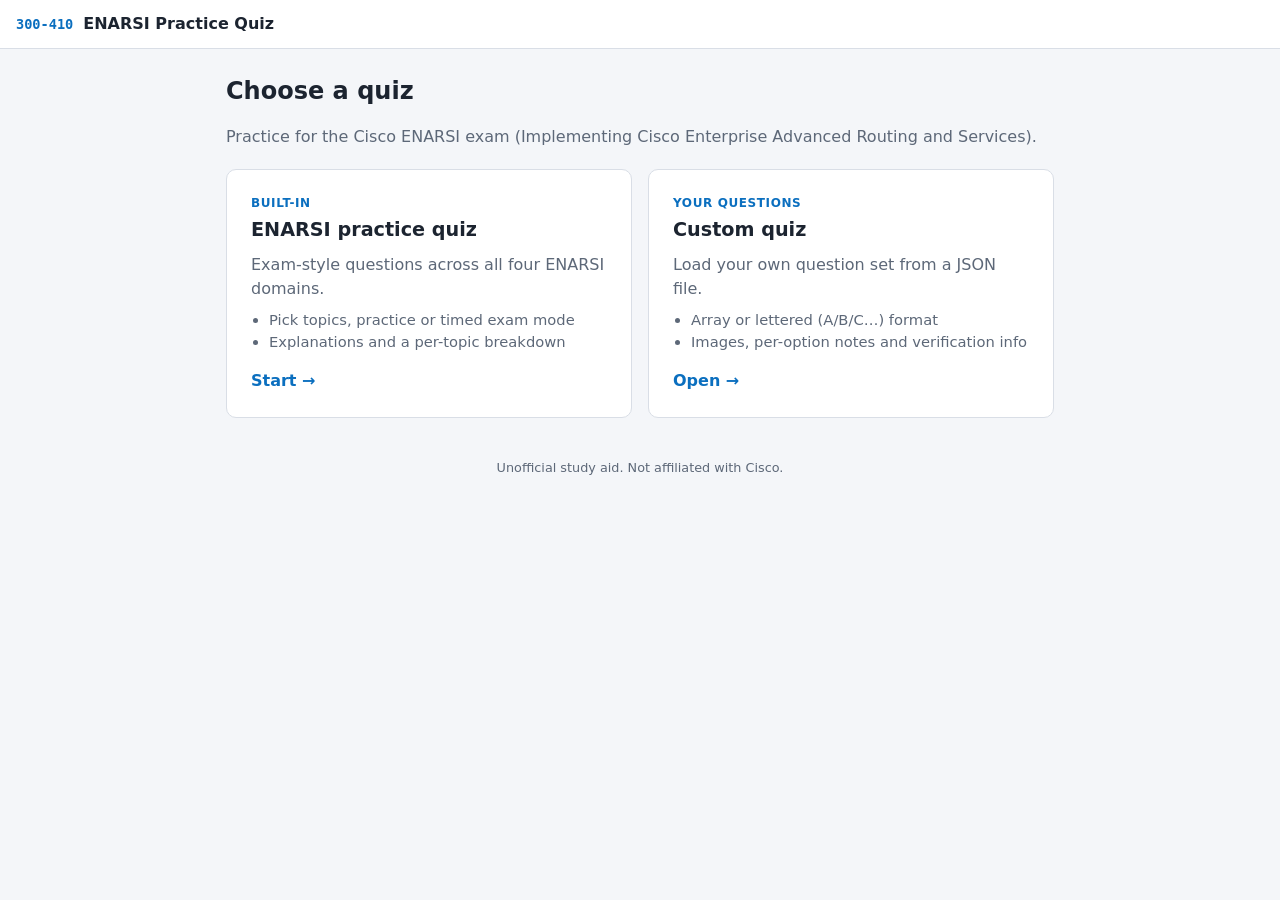
<file: index.html>
<!doctype html>
<html lang="en">
<head>
  <meta charset="utf-8">
  <meta name="viewport" content="width=device-width, initial-scale=1">
  <title>ENARSI Practice Quiz</title>
  <meta name="description" content="Practice quizzes for the Cisco 300-410 ENARSI exam.">
  <link rel="stylesheet" href="landing.css">
</head>
<body>
  <header class="topbar">
    <a class="brand" href="index.html">
      <span class="brand-code">300-410</span>
      <span class="brand-name">ENARSI Practice Quiz</span>
    </a>
  </header>

  <main class="landing">
    <h1>Choose a quiz</h1>
    <p class="muted">Practice for the Cisco ENARSI exam (Implementing Cisco Enterprise Advanced Routing and Services).</p>

    <div class="choice-grid">
      <a class="choice card" href="quiz/index.html">
        <span class="choice-kicker">Built-in</span>
        <h2>ENARSI practice quiz</h2>
        <p class="muted">Exam-style questions across all four ENARSI domains.</p>
        <ul class="muted">
          <li>Pick topics, practice or timed exam mode</li>
          <li>Explanations and a per-topic breakdown</li>
        </ul>
        <span class="choice-cta">Start →</span>
      </a>

      <a class="choice card" href="custom/index.html">
        <span class="choice-kicker">Your questions</span>
        <h2>Custom quiz</h2>
        <p class="muted">Load your own question set from a JSON file.</p>
        <ul class="muted">
          <li>Array or lettered (A/B/C…) format</li>
          <li>Images, per-option notes and verification info</li>
        </ul>
        <span class="choice-cta">Open →</span>
      </a>
    </div>
  </main>

  <footer class="muted">Unofficial study aid. Not affiliated with Cisco.</footer>

</body>
</html>
</file>
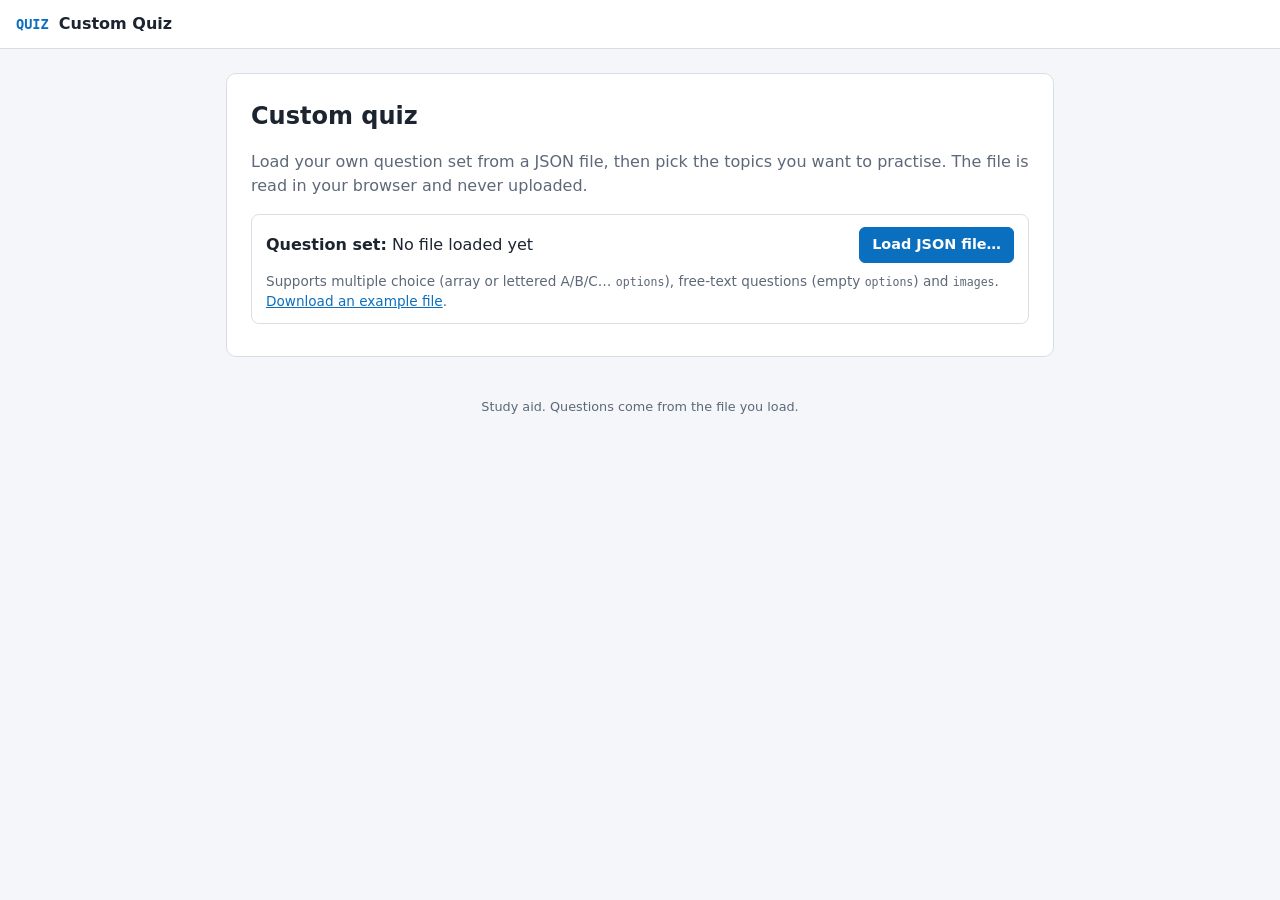
<file: custom/index.html>
<!doctype html>
<html lang="en">
<head>
  <meta charset="utf-8">
  <meta name="viewport" content="width=device-width, initial-scale=1">
  <title>Custom Quiz</title>
  <link rel="stylesheet" href="css/style.css">
</head>
<body>
  <header class="topbar">
    <a class="brand" href="../index.html" title="Back to the start page">
      <span class="brand-code">QUIZ</span>
      <span class="brand-name">Custom Quiz</span>
    </a>
    <div id="timer" class="timer" hidden></div>
  </header>

  <main>
    <!-- Setup -->
    <section id="setup" class="card">
      <h1>Custom quiz</h1>
      <p class="muted">Load your own question set from a JSON file, then pick the topics you want to practise. The file is read in your browser and never uploaded.</p>

      <div class="question-source">
        <div class="source-row">
          <div><span class="source-title">Question set:</span> <span id="source-label"></span></div>
          <div class="source-actions">
            <button type="button" id="load-custom-btn" class="primary small">Load JSON file…</button>
            <button type="button" id="clear-custom-btn" class="link-btn" hidden>Unload</button>
          </div>
        </div>
        <input type="file" id="custom-file" accept=".json,application/json" hidden>
        <div id="load-status" class="load-status" hidden></div>
        <p class="muted small-print">Supports multiple choice (array or lettered A/B/C… <code>options</code>), free-text questions (empty <code>options</code>) and <code>images</code>. <a href="data/example.json" download>Download an example file</a>.</p>
      </div>

      <div id="topic-section" hidden>
      <div class="setup-actions">
        <button type="button" class="link-btn" id="select-all">Select all</button>
        <button type="button" class="link-btn" id="select-none">Clear</button>
      </div>
      <div id="topic-list" class="topic-list"></div>

      <div class="options-row">
        <label class="field">
          <span>Number of questions</span>
          <select id="question-count"></select>
        </label>
        <fieldset class="field">
          <legend>Mode</legend>
          <label class="radio"><input type="radio" name="mode" value="practice" checked> Practice: see the answer after each question</label>
          <label class="radio"><input type="radio" name="mode" value="exam"> Exam: see results at the end, timed</label>
        </fieldset>
      </div>

      <button type="button" id="start-btn" class="primary">Start quiz</button>
      </div>
      <p id="setup-error" class="error" hidden></p>
    </section>

    <!-- Quiz -->
    <section id="quiz" class="card" hidden>
      <div class="progress"><div id="progress-bar"></div></div>
      <div class="q-meta">
        <span id="q-counter"></span>
        <span id="q-topic" class="tag"></span>
      </div>
      <p id="q-text" class="q-text"></p>
      <div id="q-images" class="q-images" hidden></div>
      <div id="q-exhibit-wrap" class="exhibit" hidden>
        <div class="exhibit-label">Exhibit</div>
        <pre id="q-exhibit"></pre>
      </div>
      <p id="q-hint" class="hint"></p>
      <ul id="q-options" class="options"></ul>
      <div id="q-text-answer" class="text-answer" hidden>
        <label for="q-answer-input" class="sr-only">Your answer</label>
        <input type="text" id="q-answer-input" autocomplete="off" autocapitalize="off" spellcheck="false" placeholder="Type your answer">
      </div>

      <div id="feedback" class="feedback" hidden></div>

      <div class="q-actions">
        <button type="button" id="quit-btn" class="ghost">End quiz</button>
        <button type="button" id="submit-btn" class="primary" disabled>Submit</button>
      </div>
      <p class="kbd-hint muted">Keys: A–H select · Enter submit/next · type your answer for free-text questions · click an image to enlarge</p>
    </section>

    <!-- Results -->
    <section id="results" class="card" hidden>
      <h1>Results</h1>
      <div class="score-row">
        <div id="score-big" class="score-big"></div>
        <div>
          <div id="score-verdict" class="verdict"></div>
          <div id="score-detail" class="muted"></div>
        </div>
      </div>
      <h2>By topic</h2>
      <table class="breakdown">
        <thead><tr><th>Topic</th><th>Correct</th><th>Score</th></tr></thead>
        <tbody id="breakdown-body"></tbody>
      </table>
      <div class="results-actions">
        <button type="button" id="retry-wrong-btn" class="ghost">Retry incorrect</button>
        <button type="button" id="restart-btn" class="primary">New quiz</button>
      </div>
      <h2>Review</h2>
      <label class="radio"><input type="checkbox" id="only-wrong"> Show incorrect only</label>
      <div id="review-list" class="review-list"></div>
    </section>
  </main>

  <div id="image-viewer" class="image-viewer" hidden title="Click or press Esc to close">
    <img id="image-viewer-img" alt="">
  </div>

  <footer class="muted">Study aid. Questions come from the file you load.</footer>

  <script src="js/app.js"></script>
</body>
</html>
</file>
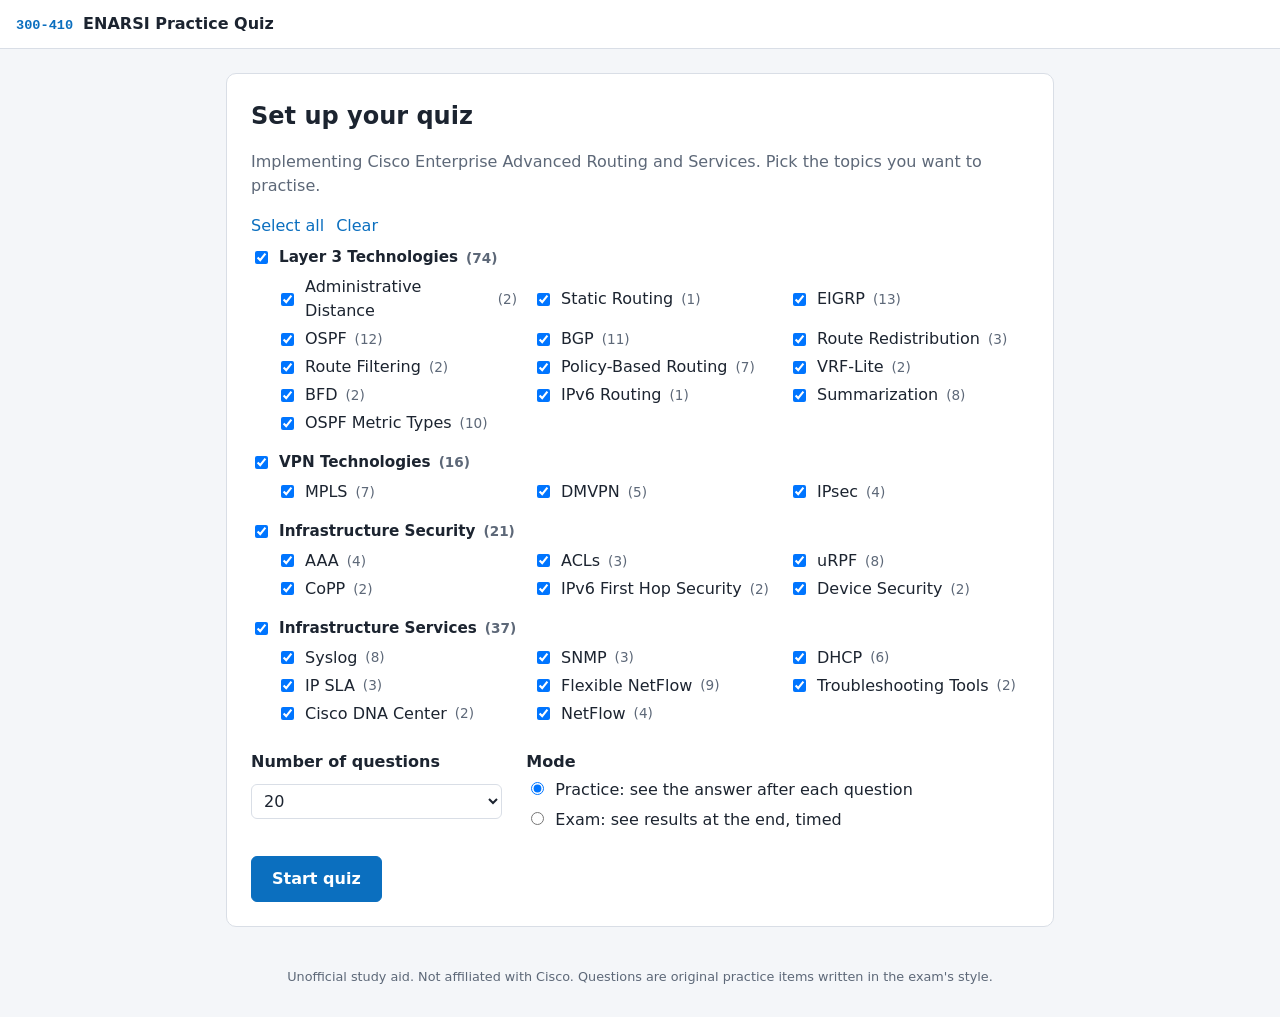
<file: quiz/index.html>
<!doctype html>
<html lang="en">
<head>
  <meta charset="utf-8">
  <meta name="viewport" content="width=device-width, initial-scale=1">
  <title>ENARSI Practice Quiz</title>
  <link rel="stylesheet" href="css/style.css">
</head>
<body>
  <header class="topbar">
    <a class="brand" href="../index.html" title="Back to the start page">
      <span class="brand-code">300-410</span>
      <span class="brand-name">ENARSI Practice Quiz</span>
    </a>
    <div id="timer" class="timer" hidden></div>
  </header>

  <main>
    <!-- Setup -->
    <section id="setup" class="card">
      <h1>Set up your quiz</h1>
      <p class="muted">Implementing Cisco Enterprise Advanced Routing and Services. Pick the topics you want to practise.</p>

      <div class="setup-actions">
        <button type="button" class="link-btn" id="select-all">Select all</button>
        <button type="button" class="link-btn" id="select-none">Clear</button>
      </div>
      <div id="topic-list" class="topic-list"></div>

      <div class="options-row">
        <label class="field">
          <span>Number of questions</span>
          <select id="question-count"></select>
        </label>
        <fieldset class="field">
          <legend>Mode</legend>
          <label class="radio"><input type="radio" name="mode" value="practice" checked> Practice: see the answer after each question</label>
          <label class="radio"><input type="radio" name="mode" value="exam"> Exam: see results at the end, timed</label>
        </fieldset>
      </div>

      <button type="button" id="start-btn" class="primary">Start quiz</button>
      <p id="setup-error" class="error" hidden></p>
    </section>

    <!-- Quiz -->
    <section id="quiz" class="card" hidden>
      <div class="progress"><div id="progress-bar"></div></div>
      <div class="q-meta">
        <span id="q-counter"></span>
        <span id="q-topic" class="tag"></span>
      </div>
      <p id="q-text" class="q-text"></p>
      <div id="q-exhibit-wrap" class="exhibit" hidden>
        <div class="exhibit-label">Exhibit</div>
        <pre id="q-exhibit"></pre>
      </div>
      <p id="q-hint" class="hint"></p>
      <ul id="q-options" class="options"></ul>

      <div id="feedback" class="feedback" hidden></div>

      <div class="q-actions">
        <button type="button" id="quit-btn" class="ghost">End quiz</button>
        <button type="button" id="submit-btn" class="primary" disabled>Submit</button>
      </div>
      <p class="kbd-hint muted">Keys: A–H select · Enter submit/next</p>
    </section>

    <!-- Results -->
    <section id="results" class="card" hidden>
      <h1>Results</h1>
      <div class="score-row">
        <div id="score-big" class="score-big"></div>
        <div>
          <div id="score-verdict" class="verdict"></div>
          <div id="score-detail" class="muted"></div>
        </div>
      </div>
      <h2>By topic</h2>
      <table class="breakdown">
        <thead><tr><th>Topic</th><th>Correct</th><th>Score</th></tr></thead>
        <tbody id="breakdown-body"></tbody>
      </table>
      <div class="results-actions">
        <button type="button" id="retry-wrong-btn" class="ghost">Retry incorrect</button>
        <button type="button" id="restart-btn" class="primary">New quiz</button>
      </div>
      <h2>Review</h2>
      <label class="radio"><input type="checkbox" id="only-wrong"> Show incorrect only</label>
      <div id="review-list" class="review-list"></div>
    </section>
  </main>

  <footer class="muted">Unofficial study aid. Not affiliated with Cisco. Questions are original practice items written in the exam's style.</footer>

  <!-- Question data lives in its own file -->
  <script src="data/questions.js"></script>
  <script src="js/app.js"></script>
</body>
</html>
</file>
<file: landing.css>
:root {
  --bg: #f4f6f9;
  --card: #ffffff;
  --text: #1c2430;
  --muted: #5d6878;
  --border: #d9dee6;
  --accent: #0b6fbf;
  --accent-text: #ffffff;
  --exhibit-bg: #0f1720;
  --exhibit-text: #d6e2ee;
  --ok: #1d7a3d;
  --ok-bg: #e5f4ea;
  --bad: #b3261e;
  --bad-bg: #fbe9e7;
  --sel-bg: #e6f0fa;
}

@media (prefers-color-scheme: dark) {
  :root {
    --bg: #11151b;
    --card: #1a2029;
    --text: #e3e8ef;
    --muted: #97a2b3;
    --border: #2d3644;
    --accent: #4ea3ea;
    --accent-text: #0b1520;
    --exhibit-bg: #0a0e13;
    --exhibit-text: #cfdbe7;
    --ok: #5ccf83;
    --ok-bg: #16301f;
    --bad: #f2867d;
    --bad-bg: #3a1c1a;
    --sel-bg: #1c3044;
  }
}

* { box-sizing: border-box; }

body {
  margin: 0;
  font-family: system-ui, -apple-system, "Segoe UI", Roboto, sans-serif;
  background: var(--bg);
  color: var(--text);
  line-height: 1.5;
}

.topbar {
  display: flex;
  justify-content: space-between;
  align-items: center;
  padding: 12px 16px;
  border-bottom: 1px solid var(--border);
  background: var(--card);
}
.brand { display: flex; gap: 10px; align-items: baseline; }
.brand-code {
  font-family: ui-monospace, Menlo, Consolas, monospace;
  font-size: 0.85rem;
  color: var(--accent);
  font-weight: 600;
}
.brand-name { font-weight: 600; }
.timer { font-family: ui-monospace, Menlo, Consolas, monospace; font-weight: 600; }
.timer.low { color: var(--bad); }

main { max-width: 860px; margin: 24px auto; padding: 0 16px; }

.card {
  background: var(--card);
  border: 1px solid var(--border);
  border-radius: 10px;
  padding: 24px;
}
h1 { margin: 0 0 4px; font-size: 1.5rem; }
h2 { font-size: 1.1rem; margin: 28px 0 10px; }
.muted { color: var(--muted); }
.error { color: var(--bad); }

footer { text-align: center; font-size: 0.8rem; padding: 16px 16px 32px; }

/* Brand link */
a.brand { color: inherit; text-decoration: none; }

/* Landing page */
.landing h1 { margin-bottom: 4px; }
.choice-grid { display: grid; grid-template-columns: repeat(auto-fit, minmax(260px, 1fr)); gap: 16px; margin-top: 20px; }
.choice { display: flex; flex-direction: column; color: inherit; text-decoration: none; transition: border-color 0.15s; }
.choice:hover, .choice:focus-visible { border-color: var(--accent); }
.choice h2 { margin: 4px 0 8px; font-size: 1.2rem; }
.choice p { margin: 0 0 8px; }
.choice ul { margin: 0 0 16px; padding-left: 18px; font-size: 0.92rem; }
.choice-kicker { font-size: 0.75rem; font-weight: 600; text-transform: uppercase; letter-spacing: 0.05em; color: var(--accent); }
.choice-cta { margin-top: auto; font-weight: 600; color: var(--accent); }
</file>
<file: custom/css/style.css>
:root {
  --bg: #f4f6f9;
  --card: #ffffff;
  --text: #1c2430;
  --muted: #5d6878;
  --border: #d9dee6;
  --accent: #0b6fbf;
  --accent-text: #ffffff;
  --exhibit-bg: #0f1720;
  --exhibit-text: #d6e2ee;
  --ok: #1d7a3d;
  --ok-bg: #e5f4ea;
  --bad: #b3261e;
  --bad-bg: #fbe9e7;
  --sel-bg: #e6f0fa;
}

@media (prefers-color-scheme: dark) {
  :root {
    --bg: #11151b;
    --card: #1a2029;
    --text: #e3e8ef;
    --muted: #97a2b3;
    --border: #2d3644;
    --accent: #4ea3ea;
    --accent-text: #0b1520;
    --exhibit-bg: #0a0e13;
    --exhibit-text: #cfdbe7;
    --ok: #5ccf83;
    --ok-bg: #16301f;
    --bad: #f2867d;
    --bad-bg: #3a1c1a;
    --sel-bg: #1c3044;
  }
}

* { box-sizing: border-box; }

body {
  margin: 0;
  font-family: system-ui, -apple-system, "Segoe UI", Roboto, sans-serif;
  background: var(--bg);
  color: var(--text);
  line-height: 1.5;
}

.topbar {
  display: flex;
  justify-content: space-between;
  align-items: center;
  padding: 12px 16px;
  border-bottom: 1px solid var(--border);
  background: var(--card);
}
.brand { display: flex; gap: 10px; align-items: baseline; }
.brand-code {
  font-family: ui-monospace, Menlo, Consolas, monospace;
  font-size: 0.85rem;
  color: var(--accent);
  font-weight: 600;
}
.brand-name { font-weight: 600; }
.timer { font-family: ui-monospace, Menlo, Consolas, monospace; font-weight: 600; }
.timer.low { color: var(--bad); }

main { max-width: 860px; margin: 24px auto; padding: 0 16px; }

.card {
  background: var(--card);
  border: 1px solid var(--border);
  border-radius: 10px;
  padding: 24px;
}
h1 { margin: 0 0 4px; font-size: 1.5rem; }
h2 { font-size: 1.1rem; margin: 28px 0 10px; }
.muted { color: var(--muted); }
.error { color: var(--bad); }

/* Setup */
.question-source {
  margin: 16px 0 8px; padding: 12px 14px;
  border: 1px solid var(--border); border-radius: 8px;
}
.source-row { display: flex; flex-wrap: wrap; justify-content: space-between; align-items: center; gap: 8px 16px; }
.source-title { font-weight: 600; }
.source-actions { display: flex; align-items: center; gap: 12px; }
button.ghost.small { padding: 6px 12px; font-size: 0.9rem; white-space: nowrap; }
.small-print { font-size: 0.85rem; margin: 8px 0 0; }
.small-print a { color: var(--accent); }
.load-status { margin-top: 10px; padding: 8px 12px; border-radius: 6px; font-size: 0.9rem; border-left: 4px solid; }
.load-status.ok { background: var(--ok-bg); border-color: var(--ok); }
.load-status.bad { background: var(--bad-bg); border-color: var(--bad); }
.load-status ul { margin: 6px 0 0; padding-left: 18px; }

.setup-actions { display: flex; gap: 12px; margin: 16px 0 8px; }
.link-btn {
  background: none; border: 0; padding: 0;
  color: var(--accent); cursor: pointer; font: inherit;
}
.topic-list { display: grid; gap: 16px; }
.domain h3 {
  margin: 0 0 6px; font-size: 0.95rem;
  display: flex; align-items: center; gap: 8px;
}
.domain-topics {
  display: grid;
  grid-template-columns: repeat(auto-fill, minmax(220px, 1fr));
  gap: 4px 16px;
  padding-left: 26px;
}
.check { display: flex; gap: 8px; align-items: center; cursor: pointer; }
.check .count { color: var(--muted); font-size: 0.85rem; }

.options-row { display: grid; grid-template-columns: 1fr 2fr; gap: 24px; margin: 24px 0; }
.field { border: 0; padding: 0; margin: 0; display: flex; flex-direction: column; gap: 6px; }
.field > span, .field legend { font-weight: 600; margin-bottom: 4px; padding: 0; }
.radio { display: flex; gap: 8px; align-items: baseline; cursor: pointer; }
select {
  font: inherit; padding: 6px 8px; border-radius: 6px;
  border: 1px solid var(--border); background: var(--card); color: var(--text);
}

button.primary, button.ghost {
  font: inherit; font-weight: 600; border-radius: 6px;
  padding: 10px 20px; cursor: pointer;
}
button.primary { background: var(--accent); color: var(--accent-text); border: 1px solid var(--accent); }
button.primary:disabled { opacity: 0.45; cursor: not-allowed; }
button.ghost { background: transparent; color: var(--text); border: 1px solid var(--border); }

/* Quiz */
.progress { height: 4px; background: var(--border); border-radius: 2px; overflow: hidden; margin-bottom: 16px; }
#progress-bar { height: 100%; width: 0; background: var(--accent); transition: width 0.2s; }
.q-meta { display: flex; justify-content: space-between; align-items: center; gap: 8px; color: var(--muted); font-size: 0.9rem; }
.tag {
  border: 1px solid var(--border); border-radius: 999px;
  padding: 2px 10px; font-size: 0.8rem;
}
.q-text { font-size: 1.05rem; margin: 14px 0; white-space: pre-line; }
.exhibit { margin: 0 0 16px; border-radius: 8px; overflow: hidden; border: 1px solid var(--border); }
.exhibit-label {
  font-size: 0.75rem; font-weight: 600; text-transform: uppercase; letter-spacing: 0.05em;
  padding: 4px 12px; background: var(--border); color: var(--text);
}
.exhibit pre {
  margin: 0; padding: 12px; overflow-x: auto;
  background: var(--exhibit-bg); color: var(--exhibit-text);
  font: 0.82rem/1.45 ui-monospace, Menlo, Consolas, monospace;
}
.hint { font-weight: 600; margin: 0 0 8px; font-size: 0.9rem; color: var(--muted); }

.options { list-style: none; margin: 0; padding: 0; display: grid; gap: 8px; }
.option {
  display: flex; gap: 12px; align-items: flex-start;
  border: 1px solid var(--border); border-radius: 8px;
  padding: 10px 12px; cursor: pointer;
}
.option:hover { border-color: var(--accent); }
.option input { margin-top: 4px; }
.option .letter { font-weight: 700; min-width: 1.2em; }
.option.selected { background: var(--sel-bg); border-color: var(--accent); }
.option.correct { background: var(--ok-bg); border-color: var(--ok); }
.option.incorrect { background: var(--bad-bg); border-color: var(--bad); }
.options.locked .option { cursor: default; }
.options.locked .option:hover { border-color: inherit; }

.feedback { margin-top: 16px; padding: 12px 14px; border-radius: 8px; border-left: 4px solid; }
.feedback.ok { background: var(--ok-bg); border-color: var(--ok); }
.feedback.bad { background: var(--bad-bg); border-color: var(--bad); }
.feedback strong { display: block; margin-bottom: 4px; }

.q-actions { display: flex; justify-content: space-between; margin-top: 20px; gap: 12px; }
.kbd-hint { font-size: 0.8rem; margin: 10px 0 0; text-align: right; }

/* Results */
.score-row { display: flex; align-items: center; gap: 20px; margin: 12px 0; }
.score-big { font-size: 2.6rem; font-weight: 700; }
.verdict { font-weight: 700; font-size: 1.1rem; }
.verdict.pass { color: var(--ok); }
.verdict.fail { color: var(--bad); }
.breakdown { width: 100%; border-collapse: collapse; font-size: 0.92rem; }
.breakdown th, .breakdown td { text-align: left; padding: 6px 8px; border-bottom: 1px solid var(--border); }
.breakdown td:nth-child(n+2), .breakdown th:nth-child(n+2) { text-align: right; font-variant-numeric: tabular-nums; }
.results-actions { display: flex; gap: 12px; justify-content: flex-end; margin-top: 20px; }

.review-list { display: grid; gap: 14px; margin-top: 12px; }
/* Grid items default to min-width: auto, so a long exhibit line would widen the
   whole item past the card. Let them shrink; the <pre> scrolls on its own. */
.review-list > *, .options > *, .topic-list > * { min-width: 0; }
.review-item li, .option span { overflow-wrap: anywhere; }
.review-item { border: 1px solid var(--border); border-radius: 8px; padding: 14px; }
.review-item.wrong { border-left: 4px solid var(--bad); }
.review-item.right { border-left: 4px solid var(--ok); }
.review-item .q-text { margin: 6px 0 10px; font-size: 1rem; }
.review-item ul { margin: 0 0 10px; padding-left: 0; list-style: none; display: grid; gap: 4px; }
.review-item li { padding: 4px 8px; border-radius: 4px; }
.review-item li.correct { background: var(--ok-bg); }
.review-item li.chosen-wrong { background: var(--bad-bg); }
.review-item .explain { font-size: 0.92rem; color: var(--muted); }

footer { text-align: center; font-size: 0.8rem; padding: 16px 16px 32px; }

@media (max-width: 640px) {
  .card { padding: 16px; }
  .options-row { grid-template-columns: 1fr; }
  .domain-topics { padding-left: 0; }
  .score-row { flex-direction: column; align-items: flex-start; gap: 4px; }
}

/* Per-option notes ("why other options are wrong") and question metadata */
.option-note { display: block; margin-top: 4px; font-size: 0.88rem; color: var(--muted); }
.q-extra { margin-top: 8px; font-size: 0.85rem; color: var(--muted); }

/* Images (custom question sets) */
.q-images { display: flex; flex-wrap: wrap; gap: 8px; margin: 8px 0 12px; }
.q-images img {
  max-width: 100%; max-height: 360px; height: auto;
  border: 1px solid var(--border); border-radius: 6px;
  background: #fff; cursor: zoom-in;
}
.option .q-images { margin: 6px 0 0; }
.option .q-images img { max-height: 220px; }
.option-text { min-width: 0; white-space: pre-line; }
.review-item li { white-space: pre-line; }
.feedback .q-images { margin-top: 10px; }
.image-viewer {
  position: fixed; inset: 0; z-index: 100;
  background: rgba(0, 0, 0, 0.85);
  display: flex; align-items: center; justify-content: center;
  padding: 16px; cursor: zoom-out;
}
.image-viewer[hidden] { display: none; }
.image-viewer img { max-width: 100%; max-height: 100%; background: #fff; border-radius: 4px; }
.q-images[hidden] { display: none; }

/* Brand link (back to the start page) */
a.brand { color: inherit; text-decoration: none; }
a.brand:hover .brand-name { text-decoration: underline; }

button.primary.small { padding: 6px 12px; font-size: 0.9rem; white-space: nowrap; }
.small-print code { font-size: 0.85em; }

/* Free-text questions */
.text-answer input {
  width: 100%; font: 1rem ui-monospace, Menlo, Consolas, monospace;
  padding: 10px 12px; border-radius: 8px;
  border: 1px solid var(--border); background: var(--card); color: var(--text);
}
.text-answer input:focus { outline: 2px solid var(--accent); outline-offset: 1px; border-color: var(--accent); }
.text-answer input.correct { background: var(--ok-bg); border-color: var(--ok); }
.text-answer input.incorrect { background: var(--bad-bg); border-color: var(--bad); }
.text-answer-summary { margin: 4px 0 6px; }
.text-answer-summary code, .review-item code { font-family: ui-monospace, Menlo, Consolas, monospace; font-weight: 600; }
.sr-only { position: absolute; width: 1px; height: 1px; overflow: hidden; clip: rect(0 0 0 0); white-space: nowrap; }
</file>
<file: quiz/css/style.css>
:root {
  --bg: #f4f6f9;
  --card: #ffffff;
  --text: #1c2430;
  --muted: #5d6878;
  --border: #d9dee6;
  --accent: #0b6fbf;
  --accent-text: #ffffff;
  --exhibit-bg: #0f1720;
  --exhibit-text: #d6e2ee;
  --ok: #1d7a3d;
  --ok-bg: #e5f4ea;
  --bad: #b3261e;
  --bad-bg: #fbe9e7;
  --sel-bg: #e6f0fa;
}

@media (prefers-color-scheme: dark) {
  :root {
    --bg: #11151b;
    --card: #1a2029;
    --text: #e3e8ef;
    --muted: #97a2b3;
    --border: #2d3644;
    --accent: #4ea3ea;
    --accent-text: #0b1520;
    --exhibit-bg: #0a0e13;
    --exhibit-text: #cfdbe7;
    --ok: #5ccf83;
    --ok-bg: #16301f;
    --bad: #f2867d;
    --bad-bg: #3a1c1a;
    --sel-bg: #1c3044;
  }
}

* { box-sizing: border-box; }

body {
  margin: 0;
  font-family: system-ui, -apple-system, "Segoe UI", Roboto, sans-serif;
  background: var(--bg);
  color: var(--text);
  line-height: 1.5;
}

.topbar {
  display: flex;
  justify-content: space-between;
  align-items: center;
  padding: 12px 16px;
  border-bottom: 1px solid var(--border);
  background: var(--card);
}
.brand { display: flex; gap: 10px; align-items: baseline; }
.brand-code {
  font-family: ui-monospace, Menlo, Consolas, monospace;
  font-size: 0.85rem;
  color: var(--accent);
  font-weight: 600;
}
.brand-name { font-weight: 600; }
.timer { font-family: ui-monospace, Menlo, Consolas, monospace; font-weight: 600; }
.timer.low { color: var(--bad); }

main { max-width: 860px; margin: 24px auto; padding: 0 16px; }

.card {
  background: var(--card);
  border: 1px solid var(--border);
  border-radius: 10px;
  padding: 24px;
}
h1 { margin: 0 0 4px; font-size: 1.5rem; }
h2 { font-size: 1.1rem; margin: 28px 0 10px; }
.muted { color: var(--muted); }
.error { color: var(--bad); }

/* Setup */

.setup-actions { display: flex; gap: 12px; margin: 16px 0 8px; }
.link-btn {
  background: none; border: 0; padding: 0;
  color: var(--accent); cursor: pointer; font: inherit;
}
.topic-list { display: grid; gap: 16px; }
.domain h3 {
  margin: 0 0 6px; font-size: 0.95rem;
  display: flex; align-items: center; gap: 8px;
}
.domain-topics {
  display: grid;
  grid-template-columns: repeat(auto-fill, minmax(220px, 1fr));
  gap: 4px 16px;
  padding-left: 26px;
}
.check { display: flex; gap: 8px; align-items: center; cursor: pointer; }
.check .count { color: var(--muted); font-size: 0.85rem; }

.options-row { display: grid; grid-template-columns: 1fr 2fr; gap: 24px; margin: 24px 0; }
.field { border: 0; padding: 0; margin: 0; display: flex; flex-direction: column; gap: 6px; }
.field > span, .field legend { font-weight: 600; margin-bottom: 4px; padding: 0; }
.radio { display: flex; gap: 8px; align-items: baseline; cursor: pointer; }
select {
  font: inherit; padding: 6px 8px; border-radius: 6px;
  border: 1px solid var(--border); background: var(--card); color: var(--text);
}

button.primary, button.ghost {
  font: inherit; font-weight: 600; border-radius: 6px;
  padding: 10px 20px; cursor: pointer;
}
button.primary { background: var(--accent); color: var(--accent-text); border: 1px solid var(--accent); }
button.primary:disabled { opacity: 0.45; cursor: not-allowed; }
button.ghost { background: transparent; color: var(--text); border: 1px solid var(--border); }

/* Quiz */
.progress { height: 4px; background: var(--border); border-radius: 2px; overflow: hidden; margin-bottom: 16px; }
#progress-bar { height: 100%; width: 0; background: var(--accent); transition: width 0.2s; }
.q-meta { display: flex; justify-content: space-between; align-items: center; gap: 8px; color: var(--muted); font-size: 0.9rem; }
.tag {
  border: 1px solid var(--border); border-radius: 999px;
  padding: 2px 10px; font-size: 0.8rem;
}
.q-text { font-size: 1.05rem; margin: 14px 0; white-space: pre-line; }
.exhibit { margin: 0 0 16px; border-radius: 8px; overflow: hidden; border: 1px solid var(--border); }
.exhibit-label {
  font-size: 0.75rem; font-weight: 600; text-transform: uppercase; letter-spacing: 0.05em;
  padding: 4px 12px; background: var(--border); color: var(--text);
}
.exhibit pre {
  margin: 0; padding: 12px; overflow-x: auto;
  background: var(--exhibit-bg); color: var(--exhibit-text);
  font: 0.82rem/1.45 ui-monospace, Menlo, Consolas, monospace;
}
.hint { font-weight: 600; margin: 0 0 8px; font-size: 0.9rem; color: var(--muted); }

.options { list-style: none; margin: 0; padding: 0; display: grid; gap: 8px; }
.option {
  display: flex; gap: 12px; align-items: flex-start;
  border: 1px solid var(--border); border-radius: 8px;
  padding: 10px 12px; cursor: pointer;
}
.option:hover { border-color: var(--accent); }
.option input { margin-top: 4px; }
.option .letter { font-weight: 700; min-width: 1.2em; }
.option.selected { background: var(--sel-bg); border-color: var(--accent); }
.option.correct { background: var(--ok-bg); border-color: var(--ok); }
.option.incorrect { background: var(--bad-bg); border-color: var(--bad); }
.options.locked .option { cursor: default; }
.options.locked .option:hover { border-color: inherit; }

.feedback { margin-top: 16px; padding: 12px 14px; border-radius: 8px; border-left: 4px solid; }
.feedback.ok { background: var(--ok-bg); border-color: var(--ok); }
.feedback.bad { background: var(--bad-bg); border-color: var(--bad); }
.feedback strong { display: block; margin-bottom: 4px; }

.q-actions { display: flex; justify-content: space-between; margin-top: 20px; gap: 12px; }
.kbd-hint { font-size: 0.8rem; margin: 10px 0 0; text-align: right; }

/* Results */
.score-row { display: flex; align-items: center; gap: 20px; margin: 12px 0; }
.score-big { font-size: 2.6rem; font-weight: 700; }
.verdict { font-weight: 700; font-size: 1.1rem; }
.verdict.pass { color: var(--ok); }
.verdict.fail { color: var(--bad); }
.breakdown { width: 100%; border-collapse: collapse; font-size: 0.92rem; }
.breakdown th, .breakdown td { text-align: left; padding: 6px 8px; border-bottom: 1px solid var(--border); }
.breakdown td:nth-child(n+2), .breakdown th:nth-child(n+2) { text-align: right; font-variant-numeric: tabular-nums; }
.results-actions { display: flex; gap: 12px; justify-content: flex-end; margin-top: 20px; }

.review-list { display: grid; gap: 14px; margin-top: 12px; }
/* Grid items default to min-width: auto, so a long exhibit line would widen the
   whole item past the card. Let them shrink; the <pre> scrolls on its own. */
.review-list > *, .options > *, .topic-list > * { min-width: 0; }
.review-item li, .option span { overflow-wrap: anywhere; }
.review-item { border: 1px solid var(--border); border-radius: 8px; padding: 14px; }
.review-item.wrong { border-left: 4px solid var(--bad); }
.review-item.right { border-left: 4px solid var(--ok); }
.review-item .q-text { margin: 6px 0 10px; font-size: 1rem; }
.review-item ul { margin: 0 0 10px; padding-left: 0; list-style: none; display: grid; gap: 4px; }
.review-item li { padding: 4px 8px; border-radius: 4px; }
.review-item li.correct { background: var(--ok-bg); }
.review-item li.chosen-wrong { background: var(--bad-bg); }
.review-item .explain { font-size: 0.92rem; color: var(--muted); }

footer { text-align: center; font-size: 0.8rem; padding: 16px 16px 32px; }

@media (max-width: 640px) {
  .card { padding: 16px; }
  .options-row { grid-template-columns: 1fr; }
  .domain-topics { padding-left: 0; }
  .score-row { flex-direction: column; align-items: flex-start; gap: 4px; }
}

.option-text { min-width: 0; white-space: pre-line; }
.review-item li { white-space: pre-line; }

/* Brand link (back to the start page) */
a.brand { color: inherit; text-decoration: none; }
a.brand:hover .brand-name { text-decoration: underline; }
</file>
